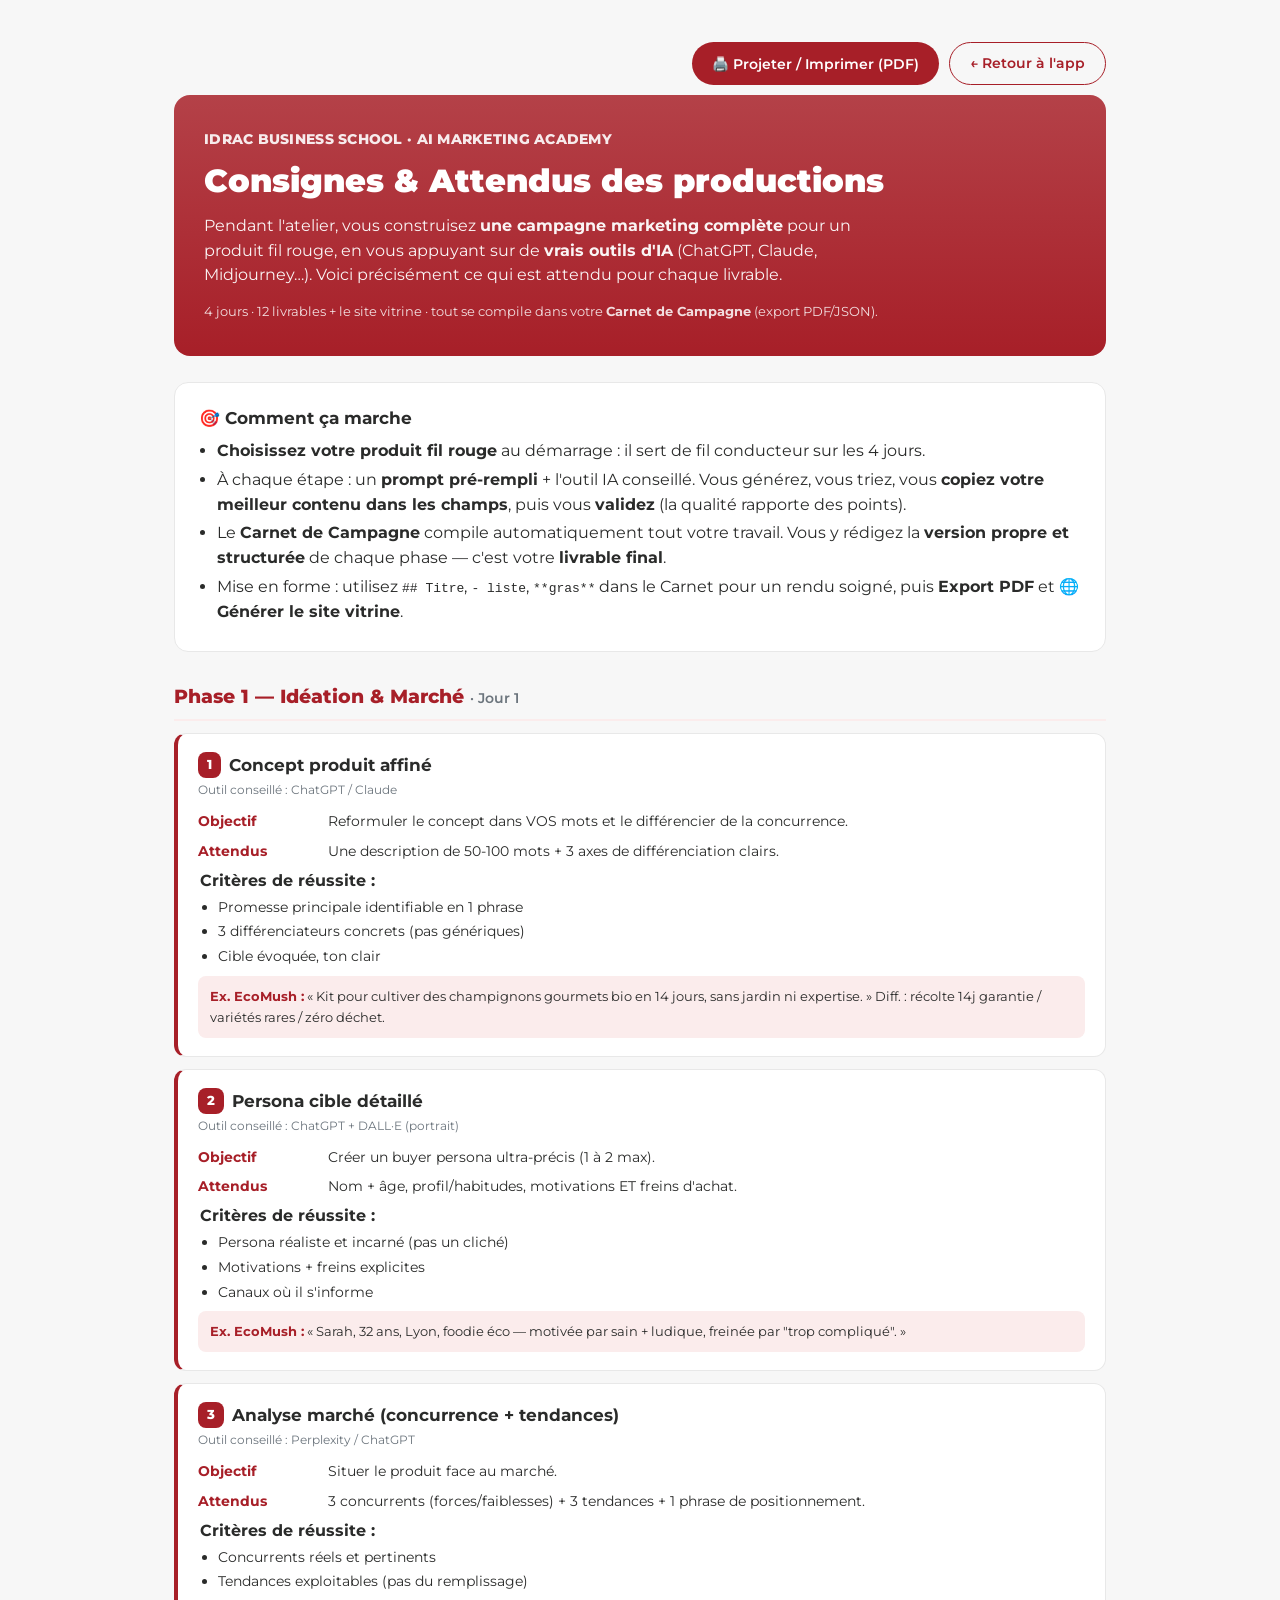
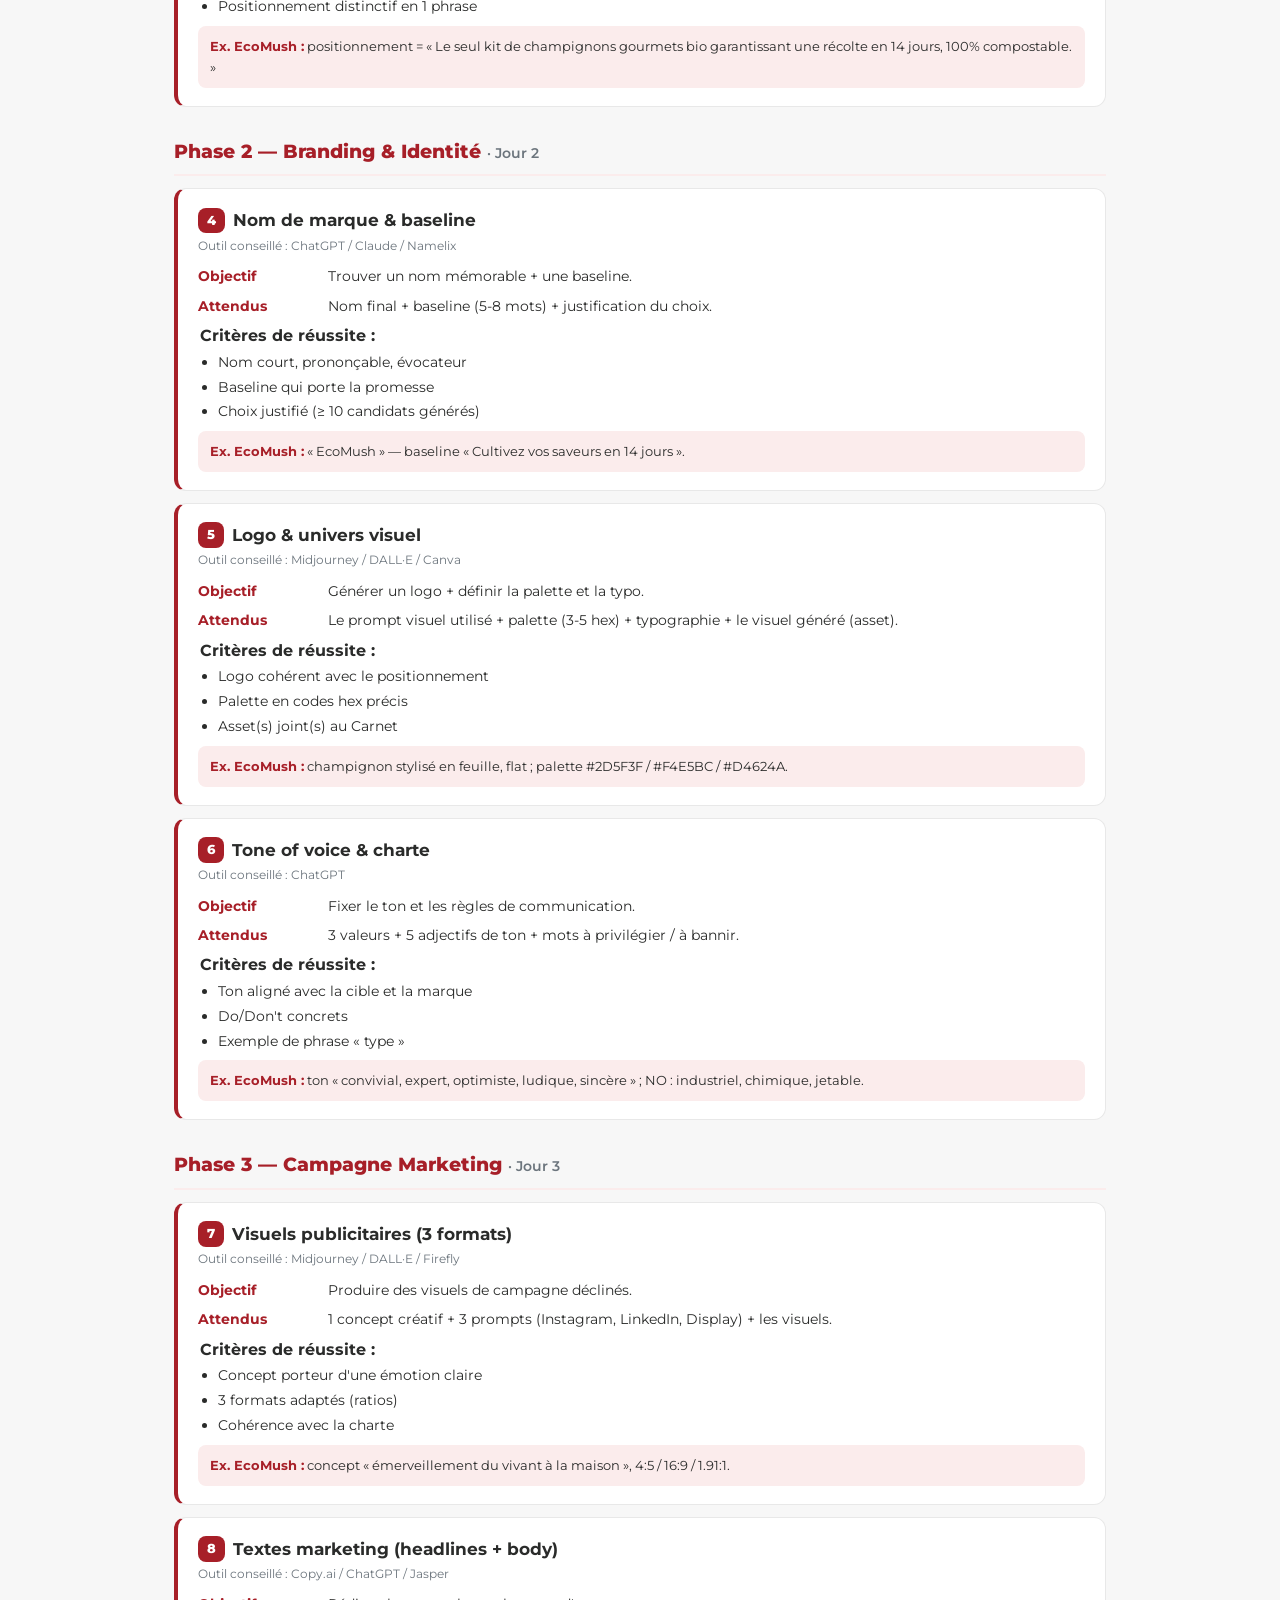
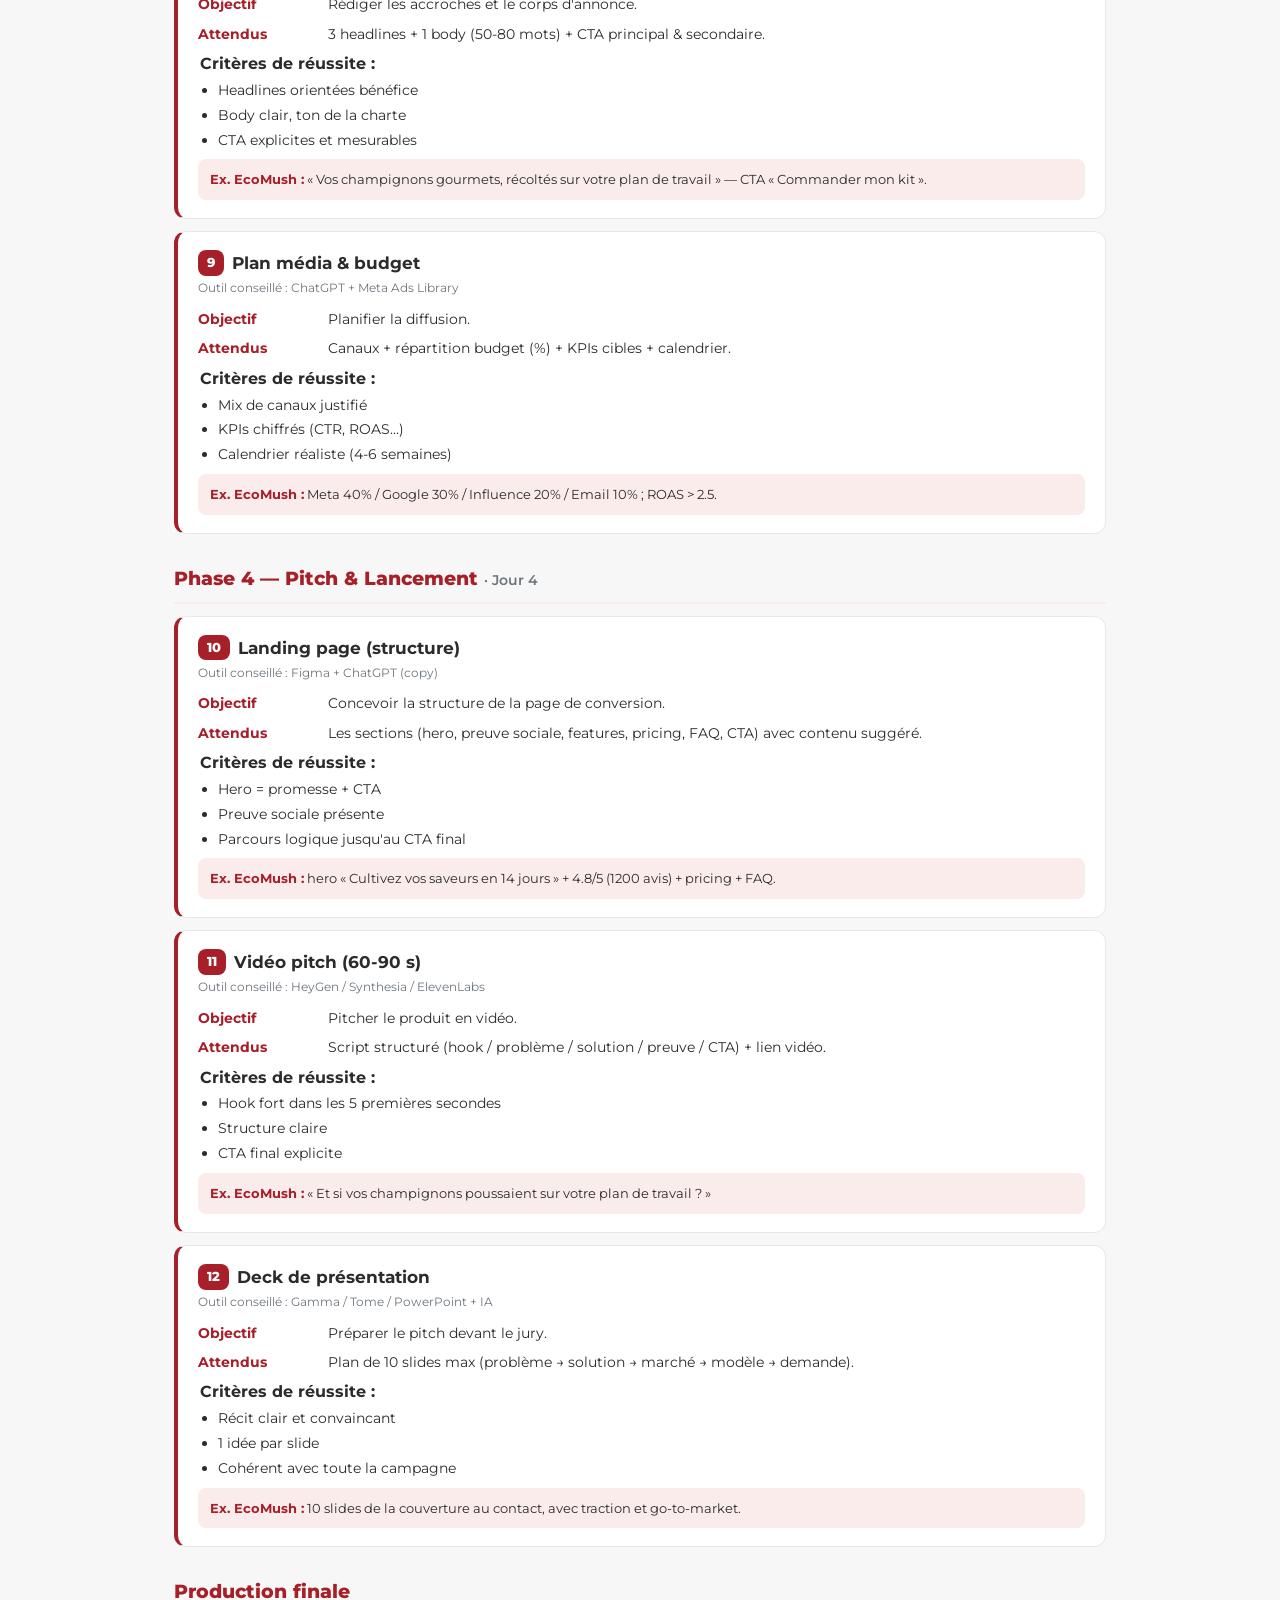
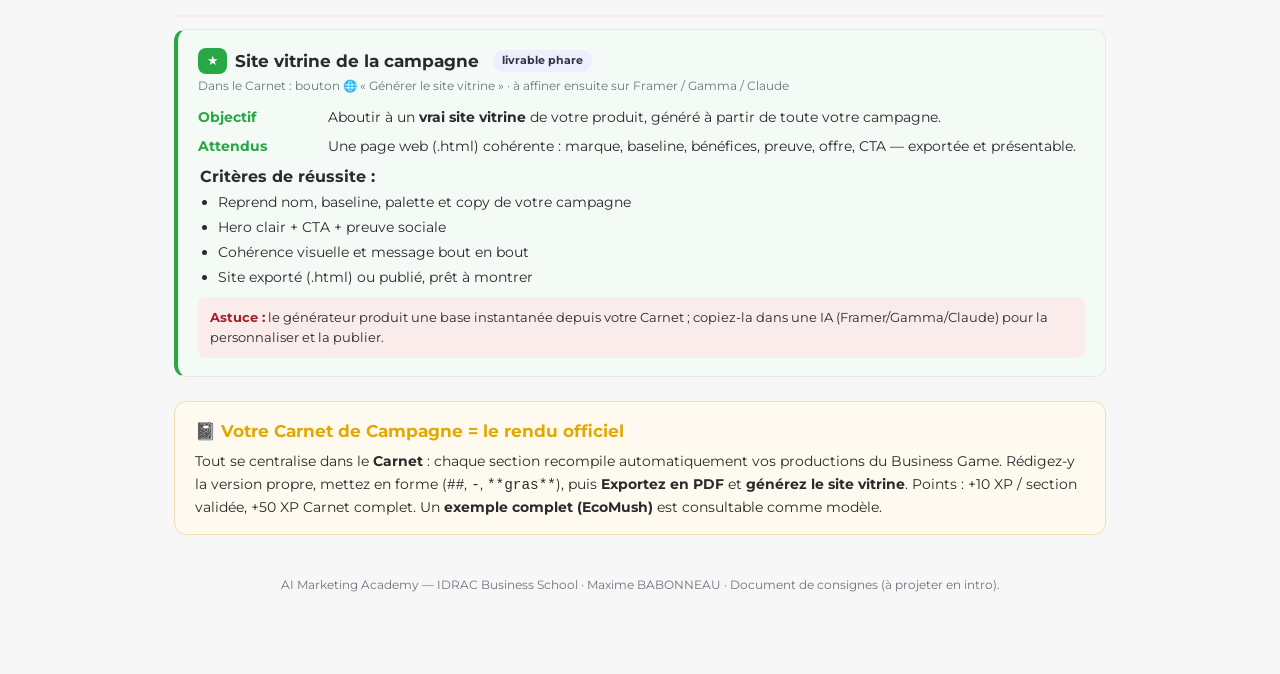
<file: consignes.html>
<!doctype html>
<html lang="fr">
<head>
<meta charset="utf-8">
<meta name="viewport" content="width=device-width,initial-scale=1">
<title>Consignes & Attendus — AI Marketing Academy (IDRAC)</title>
<link rel="preconnect" href="https://fonts.googleapis.com">
<link href="https://fonts.googleapis.com/css2?family=Montserrat:wght@400;500;600;700;800;900&display=swap" rel="stylesheet">
<style>
  :root{--red:#a71f28;--ink:#2a2b2a;--muted:#6c757d;--bg:#f7f7f7;--surface:#fff;--border:#e8e8e8;--green:#28a745;--gold:#e0a800;--soft:#fbecec}
  *{margin:0;padding:0;box-sizing:border-box}
  body{font-family:Montserrat,system-ui,sans-serif;color:var(--ink);background:var(--bg);line-height:1.55}
  .wrap{max-width:980px;margin:0 auto;padding:32px 24px 80px}
  header.top{background:linear-gradient(180deg,#b44148,#a71f28);color:#fff;border-radius:16px;padding:34px 30px;margin-bottom:26px}
  .brand{font-weight:800;letter-spacing:.02em;font-size:.85rem;opacity:.9;text-transform:uppercase}
  header.top h1{font-size:2rem;margin:6px 0 8px;font-weight:900}
  header.top p{opacity:.95;max-width:680px}
  .meta{margin-top:14px;font-size:.8rem;opacity:.85}
  h2.phase{font-size:1.2rem;color:var(--red);margin:30px 0 4px;font-weight:800;border-bottom:2px solid var(--soft);padding-bottom:8px}
  h2.phase .d{color:var(--muted);font-weight:600;font-size:.85rem}
  .intro{background:var(--surface);border:1px solid var(--border);border-radius:14px;padding:22px 24px;margin-bottom:10px}
  .intro h3{font-size:1.05rem;margin-bottom:8px}
  .intro ul{margin:6px 0 0 18px}.intro li{margin-bottom:4px}
  .card{background:var(--surface);border:1px solid var(--border);border-left:4px solid var(--red);border-radius:12px;padding:18px 20px;margin:12px 0;page-break-inside:avoid}
  .card h3{font-size:1.05rem;display:flex;align-items:center;gap:8px}
  .num{background:var(--red);color:#fff;border-radius:8px;font-size:.8rem;font-weight:800;padding:3px 9px;flex:none}
  .tool{font-size:.72rem;color:var(--muted);margin:4px 0 10px}
  .row{display:grid;grid-template-columns:120px 1fr;gap:10px;margin:7px 0;font-size:.9rem}
  .row .k{font-weight:700;color:var(--red)}
  .crit{margin:4px 0 0 2px}
  .crit li{margin:3px 0 3px 18px;font-size:.88rem}
  .ex{background:var(--soft);border-radius:8px;padding:10px 12px;font-size:.84rem;margin-top:8px}
  .ex b{color:var(--red)}
  .pill{display:inline-block;background:#eef;color:#334;border-radius:999px;font-size:.7rem;padding:2px 9px;margin-left:6px}
  .vitrine{border-left-color:var(--green);background:#f4fbf6}
  .vitrine .num{background:var(--green)}.vitrine .k{color:var(--green)}
  .note{background:#fffaf0;border:1px solid #f0e0b0;border-radius:12px;padding:16px 20px;margin-top:24px;font-size:.9rem}
  .note h3{color:var(--gold);margin-bottom:6px}
  .toolbar{position:sticky;top:0;background:var(--bg);padding:10px 0;display:flex;gap:10px;justify-content:flex-end;z-index:5}
  .btn{background:var(--red);color:#fff;border:none;border-radius:999px;padding:10px 20px;font-weight:600;font-family:inherit;cursor:pointer;text-decoration:none;font-size:.85rem}
  .btn.alt{background:transparent;color:var(--red);border:1.5px solid var(--red)}
  footer{margin-top:40px;text-align:center;color:var(--muted);font-size:.78rem}
  @media print{
    body{background:#fff}.toolbar{display:none}.wrap{max-width:none;padding:0}
    header.top{border-radius:0;-webkit-print-color-adjust:exact;print-color-adjust:exact}
    .card,.intro,.note{-webkit-print-color-adjust:exact;print-color-adjust:exact}
  }
</style>
</head>
<body>
<div class="wrap">
  <div class="toolbar">
    <button class="btn" onclick="window.print()">🖨️ Projeter / Imprimer (PDF)</button>
    <a class="btn alt" href="index.html">← Retour à l'app</a>
  </div>

  <header class="top">
    <div class="brand">IDRAC Business School · AI Marketing Academy</div>
    <h1>Consignes & Attendus des productions</h1>
    <p>Pendant l'atelier, vous construisez <strong>une campagne marketing complète</strong> pour un produit fil rouge, en vous appuyant sur de <strong>vrais outils d'IA</strong> (ChatGPT, Claude, Midjourney…). Voici précisément ce qui est attendu pour chaque livrable.</p>
    <div class="meta">4 jours · 12 livrables + le site vitrine · tout se compile dans votre <strong>Carnet de Campagne</strong> (export PDF/JSON).</div>
  </header>

  <div class="intro">
    <h3>🎯 Comment ça marche</h3>
    <ul>
      <li><strong>Choisissez votre produit fil rouge</strong> au démarrage : il sert de fil conducteur sur les 4 jours.</li>
      <li>À chaque étape : un <strong>prompt pré-rempli</strong> + l'outil IA conseillé. Vous générez, vous triez, vous <strong>copiez votre meilleur contenu dans les champs</strong>, puis vous <strong>validez</strong> (la qualité rapporte des points).</li>
      <li>Le <strong>Carnet de Campagne</strong> compile automatiquement tout votre travail. Vous y rédigez la <strong>version propre et structurée</strong> de chaque phase — c'est votre <strong>livrable final</strong>.</li>
      <li>Mise en forme : utilisez <code>## Titre</code>, <code>- liste</code>, <code>**gras**</code> dans le Carnet pour un rendu soigné, puis <strong>Export PDF</strong> et <strong>🌐 Générer le site vitrine</strong>.</li>
    </ul>
  </div>

  <h2 class="phase">Phase 1 — Idéation & Marché <span class="d">· Jour 1</span></h2>

  <div class="card">
    <h3><span class="num">1</span> Concept produit affiné</h3>
    <div class="tool">Outil conseillé : ChatGPT / Claude</div>
    <div class="row"><span class="k">Objectif</span><span>Reformuler le concept dans VOS mots et le différencier de la concurrence.</span></div>
    <div class="row"><span class="k">Attendus</span><span>Une description de 50-100 mots + 3 axes de différenciation clairs.</span></div>
    <ul class="crit"><b>Critères de réussite :</b>
      <li>Promesse principale identifiable en 1 phrase</li>
      <li>3 différenciateurs concrets (pas génériques)</li>
      <li>Cible évoquée, ton clair</li>
    </ul>
    <div class="ex"><b>Ex. EcoMush :</b> « Kit pour cultiver des champignons gourmets bio en 14 jours, sans jardin ni expertise. » Diff. : récolte 14j garantie / variétés rares / zéro déchet.</div>
  </div>

  <div class="card">
    <h3><span class="num">2</span> Persona cible détaillé</h3>
    <div class="tool">Outil conseillé : ChatGPT + DALL·E (portrait)</div>
    <div class="row"><span class="k">Objectif</span><span>Créer un buyer persona ultra-précis (1 à 2 max).</span></div>
    <div class="row"><span class="k">Attendus</span><span>Nom + âge, profil/habitudes, motivations ET freins d'achat.</span></div>
    <ul class="crit"><b>Critères de réussite :</b>
      <li>Persona réaliste et incarné (pas un cliché)</li>
      <li>Motivations + freins explicites</li>
      <li>Canaux où il s'informe</li>
    </ul>
    <div class="ex"><b>Ex. EcoMush :</b> « Sarah, 32 ans, Lyon, foodie éco — motivée par sain + ludique, freinée par "trop compliqué". »</div>
  </div>

  <div class="card">
    <h3><span class="num">3</span> Analyse marché (concurrence + tendances)</h3>
    <div class="tool">Outil conseillé : Perplexity / ChatGPT</div>
    <div class="row"><span class="k">Objectif</span><span>Situer le produit face au marché.</span></div>
    <div class="row"><span class="k">Attendus</span><span>3 concurrents (forces/faiblesses) + 3 tendances + 1 phrase de positionnement.</span></div>
    <ul class="crit"><b>Critères de réussite :</b>
      <li>Concurrents réels et pertinents</li>
      <li>Tendances exploitables (pas du remplissage)</li>
      <li>Positionnement distinctif en 1 phrase</li>
    </ul>
    <div class="ex"><b>Ex. EcoMush :</b> positionnement = « Le seul kit de champignons gourmets bio garantissant une récolte en 14 jours, 100% compostable. »</div>
  </div>

  <h2 class="phase">Phase 2 — Branding & Identité <span class="d">· Jour 2</span></h2>

  <div class="card">
    <h3><span class="num">4</span> Nom de marque & baseline</h3>
    <div class="tool">Outil conseillé : ChatGPT / Claude / Namelix</div>
    <div class="row"><span class="k">Objectif</span><span>Trouver un nom mémorable + une baseline.</span></div>
    <div class="row"><span class="k">Attendus</span><span>Nom final + baseline (5-8 mots) + justification du choix.</span></div>
    <ul class="crit"><b>Critères de réussite :</b>
      <li>Nom court, prononçable, évocateur</li>
      <li>Baseline qui porte la promesse</li>
      <li>Choix justifié (≥ 10 candidats générés)</li>
    </ul>
    <div class="ex"><b>Ex. EcoMush :</b> « EcoMush » — baseline « Cultivez vos saveurs en 14 jours ».</div>
  </div>

  <div class="card">
    <h3><span class="num">5</span> Logo & univers visuel</h3>
    <div class="tool">Outil conseillé : Midjourney / DALL·E / Canva</div>
    <div class="row"><span class="k">Objectif</span><span>Générer un logo + définir la palette et la typo.</span></div>
    <div class="row"><span class="k">Attendus</span><span>Le prompt visuel utilisé + palette (3-5 hex) + typographie + le visuel généré (asset).</span></div>
    <ul class="crit"><b>Critères de réussite :</b>
      <li>Logo cohérent avec le positionnement</li>
      <li>Palette en codes hex précis</li>
      <li>Asset(s) joint(s) au Carnet</li>
    </ul>
    <div class="ex"><b>Ex. EcoMush :</b> champignon stylisé en feuille, flat ; palette #2D5F3F / #F4E5BC / #D4624A.</div>
  </div>

  <div class="card">
    <h3><span class="num">6</span> Tone of voice & charte</h3>
    <div class="tool">Outil conseillé : ChatGPT</div>
    <div class="row"><span class="k">Objectif</span><span>Fixer le ton et les règles de communication.</span></div>
    <div class="row"><span class="k">Attendus</span><span>3 valeurs + 5 adjectifs de ton + mots à privilégier / à bannir.</span></div>
    <ul class="crit"><b>Critères de réussite :</b>
      <li>Ton aligné avec la cible et la marque</li>
      <li>Do/Don't concrets</li>
      <li>Exemple de phrase « type »</li>
    </ul>
    <div class="ex"><b>Ex. EcoMush :</b> ton « convivial, expert, optimiste, ludique, sincère » ; NO : industriel, chimique, jetable.</div>
  </div>

  <h2 class="phase">Phase 3 — Campagne Marketing <span class="d">· Jour 3</span></h2>

  <div class="card">
    <h3><span class="num">7</span> Visuels publicitaires (3 formats)</h3>
    <div class="tool">Outil conseillé : Midjourney / DALL·E / Firefly</div>
    <div class="row"><span class="k">Objectif</span><span>Produire des visuels de campagne déclinés.</span></div>
    <div class="row"><span class="k">Attendus</span><span>1 concept créatif + 3 prompts (Instagram, LinkedIn, Display) + les visuels.</span></div>
    <ul class="crit"><b>Critères de réussite :</b>
      <li>Concept porteur d'une émotion claire</li>
      <li>3 formats adaptés (ratios)</li>
      <li>Cohérence avec la charte</li>
    </ul>
    <div class="ex"><b>Ex. EcoMush :</b> concept « émerveillement du vivant à la maison », 4:5 / 16:9 / 1.91:1.</div>
  </div>

  <div class="card">
    <h3><span class="num">8</span> Textes marketing (headlines + body)</h3>
    <div class="tool">Outil conseillé : Copy.ai / ChatGPT / Jasper</div>
    <div class="row"><span class="k">Objectif</span><span>Rédiger les accroches et le corps d'annonce.</span></div>
    <div class="row"><span class="k">Attendus</span><span>3 headlines + 1 body (50-80 mots) + CTA principal & secondaire.</span></div>
    <ul class="crit"><b>Critères de réussite :</b>
      <li>Headlines orientées bénéfice</li>
      <li>Body clair, ton de la charte</li>
      <li>CTA explicites et mesurables</li>
    </ul>
    <div class="ex"><b>Ex. EcoMush :</b> « Vos champignons gourmets, récoltés sur votre plan de travail » — CTA « Commander mon kit ».</div>
  </div>

  <div class="card">
    <h3><span class="num">9</span> Plan média & budget</h3>
    <div class="tool">Outil conseillé : ChatGPT + Meta Ads Library</div>
    <div class="row"><span class="k">Objectif</span><span>Planifier la diffusion.</span></div>
    <div class="row"><span class="k">Attendus</span><span>Canaux + répartition budget (%) + KPIs cibles + calendrier.</span></div>
    <ul class="crit"><b>Critères de réussite :</b>
      <li>Mix de canaux justifié</li>
      <li>KPIs chiffrés (CTR, ROAS…)</li>
      <li>Calendrier réaliste (4-6 semaines)</li>
    </ul>
    <div class="ex"><b>Ex. EcoMush :</b> Meta 40% / Google 30% / Influence 20% / Email 10% ; ROAS &gt; 2.5.</div>
  </div>

  <h2 class="phase">Phase 4 — Pitch & Lancement <span class="d">· Jour 4</span></h2>

  <div class="card">
    <h3><span class="num">10</span> Landing page (structure)</h3>
    <div class="tool">Outil conseillé : Figma + ChatGPT (copy)</div>
    <div class="row"><span class="k">Objectif</span><span>Concevoir la structure de la page de conversion.</span></div>
    <div class="row"><span class="k">Attendus</span><span>Les sections (hero, preuve sociale, features, pricing, FAQ, CTA) avec contenu suggéré.</span></div>
    <ul class="crit"><b>Critères de réussite :</b>
      <li>Hero = promesse + CTA</li>
      <li>Preuve sociale présente</li>
      <li>Parcours logique jusqu'au CTA final</li>
    </ul>
    <div class="ex"><b>Ex. EcoMush :</b> hero « Cultivez vos saveurs en 14 jours » + 4.8/5 (1200 avis) + pricing + FAQ.</div>
  </div>

  <div class="card">
    <h3><span class="num">11</span> Vidéo pitch (60-90 s)</h3>
    <div class="tool">Outil conseillé : HeyGen / Synthesia / ElevenLabs</div>
    <div class="row"><span class="k">Objectif</span><span>Pitcher le produit en vidéo.</span></div>
    <div class="row"><span class="k">Attendus</span><span>Script structuré (hook / problème / solution / preuve / CTA) + lien vidéo.</span></div>
    <ul class="crit"><b>Critères de réussite :</b>
      <li>Hook fort dans les 5 premières secondes</li>
      <li>Structure claire</li>
      <li>CTA final explicite</li>
    </ul>
    <div class="ex"><b>Ex. EcoMush :</b> « Et si vos champignons poussaient sur votre plan de travail ? »</div>
  </div>

  <div class="card">
    <h3><span class="num">12</span> Deck de présentation</h3>
    <div class="tool">Outil conseillé : Gamma / Tome / PowerPoint + IA</div>
    <div class="row"><span class="k">Objectif</span><span>Préparer le pitch devant le jury.</span></div>
    <div class="row"><span class="k">Attendus</span><span>Plan de 10 slides max (problème → solution → marché → modèle → demande).</span></div>
    <ul class="crit"><b>Critères de réussite :</b>
      <li>Récit clair et convaincant</li>
      <li>1 idée par slide</li>
      <li>Cohérent avec toute la campagne</li>
    </ul>
    <div class="ex"><b>Ex. EcoMush :</b> 10 slides de la couverture au contact, avec traction et go-to-market.</div>
  </div>

  <h2 class="phase">Production finale</h2>

  <div class="card vitrine">
    <h3><span class="num">★</span> Site vitrine de la campagne <span class="pill">livrable phare</span></h3>
    <div class="tool">Dans le Carnet : bouton 🌐 « Générer le site vitrine » · à affiner ensuite sur Framer / Gamma / Claude</div>
    <div class="row"><span class="k">Objectif</span><span>Aboutir à un <strong>vrai site vitrine</strong> de votre produit, généré à partir de toute votre campagne.</span></div>
    <div class="row"><span class="k">Attendus</span><span>Une page web (.html) cohérente : marque, baseline, bénéfices, preuve, offre, CTA — exportée et présentable.</span></div>
    <ul class="crit"><b>Critères de réussite :</b>
      <li>Reprend nom, baseline, palette et copy de votre campagne</li>
      <li>Hero clair + CTA + preuve sociale</li>
      <li>Cohérence visuelle et message bout en bout</li>
      <li>Site exporté (.html) ou publié, prêt à montrer</li>
    </ul>
    <div class="ex"><b>Astuce :</b> le générateur produit une base instantanée depuis votre Carnet ; copiez-la dans une IA (Framer/Gamma/Claude) pour la personnaliser et la publier.</div>
  </div>

  <div class="note">
    <h3>📓 Votre Carnet de Campagne = le rendu officiel</h3>
    <p>Tout se centralise dans le <strong>Carnet</strong> : chaque section recompile automatiquement vos productions du Business Game. Rédigez-y la version propre, mettez en forme (<code>##</code>, <code>-</code>, <code>**gras**</code>), puis <strong>Exportez en PDF</strong> et <strong>générez le site vitrine</strong>. Points : +10 XP / section validée, +50 XP Carnet complet. Un <strong>exemple complet (EcoMush)</strong> est consultable comme modèle.</p>
  </div>

  <footer>AI Marketing Academy — IDRAC Business School · Maxime BABONNEAU · Document de consignes (à projeter en intro).</footer>
</div>
</body>
</html>
</file>
